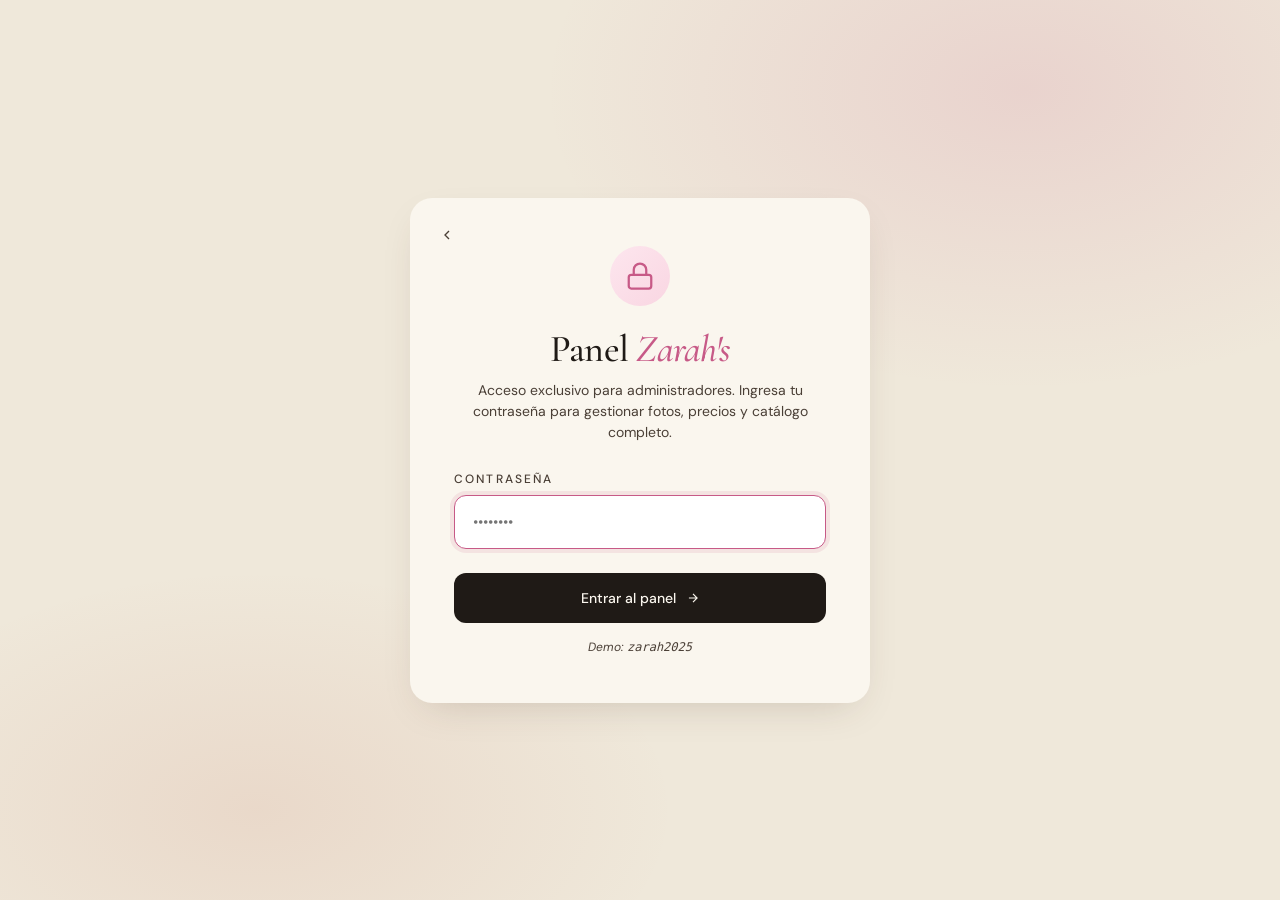
<file: uploads/admin.html>
<!doctype html>
<html lang="es">
<head>
<meta charset="utf-8">
<meta name="viewport" content="width=device-width, initial-scale=1">
<meta name="robots" content="noindex, nofollow">
<title>Panel de Administración · Zarah's</title>
<link rel="preconnect" href="https://fonts.googleapis.com">
<link rel="preconnect" href="https://fonts.gstatic.com" crossorigin>
<link href="https://fonts.googleapis.com/css2?family=Cormorant+Garamond:ital,wght@0,400;0,500;0,600;1,400;1,500&family=DM+Sans:wght@400;500;600;700&display=swap" rel="stylesheet">
<link rel="stylesheet" href="admin.css">
</head>
<body>

<!-- ============ LOGIN ============ -->
<div class="login-shell" id="loginShell" style="display:none">
  <div class="login-card">
    <a class="back" href="Landing.html" title="Volver al sitio">
      <svg width="16" height="16" viewBox="0 0 24 24" fill="none" stroke="currentColor" stroke-width="2"><path d="M15 6l-6 6 6 6"/></svg>
    </a>
    <div class="login-mark">
      <svg width="30" height="30" viewBox="0 0 24 24" fill="none" stroke="currentColor" stroke-width="1.8"><rect x="3" y="11" width="18" height="11" rx="2"/><path d="M7 11V7a5 5 0 0 1 10 0v4"/></svg>
    </div>
    <h1>Panel <em>Zarah's</em></h1>
    <p class="sub">Acceso exclusivo para administradores. Ingresa tu contraseña para gestionar fotos, precios y catálogo completo.</p>

    <label for="loginPass">Contraseña</label>
    <input type="password" id="loginPass" placeholder="••••••••" autocomplete="current-password">
    <div class="err"></div>

    <button class="submit" id="loginSubmit">
      Entrar al panel
      <svg width="14" height="14" viewBox="0 0 24 24" fill="none" stroke="currentColor" stroke-width="2"><path d="M5 12h14m-7-7l7 7-7 7"/></svg>
    </button>

    <div class="hint">Demo: <code>zarah2025</code></div>
  </div>
</div>

<!-- ============ APP ============ -->
<div class="app-shell" id="appShell" style="display:none">
  <!-- Sidebar -->
  <aside class="sidebar">
    <div class="sb-brand">
      <span class="sb-brand-mark">Zh</span>
      Zarah's
    </div>
    <div class="sb-tag">Panel Administrativo</div>

    <nav class="sb-nav">
      <div class="item active">
        <svg width="18" height="18" viewBox="0 0 24 24" fill="none" stroke="currentColor" stroke-width="2"><rect x="3" y="3" width="7" height="7"/><rect x="14" y="3" width="7" height="7"/><rect x="14" y="14" width="7" height="7"/><rect x="3" y="14" width="7" height="7"/></svg>
        <span>Productos</span>
      </div>
      <div class="item">
        <svg width="18" height="18" viewBox="0 0 24 24" fill="none" stroke="currentColor" stroke-width="2"><path d="M3 3v18h18"/><path d="M7 14l4-4 4 4 6-6"/></svg>
        <span>Ventas</span>
      </div>
      <div class="item">
        <svg width="18" height="18" viewBox="0 0 24 24" fill="none" stroke="currentColor" stroke-width="2"><circle cx="12" cy="7" r="4"/><path d="M5 21a7 7 0 0 1 14 0"/></svg>
        <span>Clientes</span>
      </div>
      <div class="item">
        <svg width="18" height="18" viewBox="0 0 24 24" fill="none" stroke="currentColor" stroke-width="2"><circle cx="12" cy="12" r="3"/><path d="M19.4 15a1.65 1.65 0 0 0 .33 1.82l.06.06a2 2 0 1 1-2.83 2.83l-.06-.06a1.65 1.65 0 0 0-1.82-.33 1.65 1.65 0 0 0-1 1.51V21a2 2 0 1 1-4 0v-.09A1.65 1.65 0 0 0 9 19.4a1.65 1.65 0 0 0-1.82.33l-.06.06a2 2 0 1 1-2.83-2.83l.06-.06a1.65 1.65 0 0 0 .33-1.82 1.65 1.65 0 0 0-1.51-1H3a2 2 0 1 1 0-4h.09A1.65 1.65 0 0 0 4.6 9a1.65 1.65 0 0 0-.33-1.82l-.06-.06a2 2 0 1 1 2.83-2.83l.06.06a1.65 1.65 0 0 0 1.82.33H9a1.65 1.65 0 0 0 1-1.51V3a2 2 0 1 1 4 0v.09a1.65 1.65 0 0 0 1 1.51 1.65 1.65 0 0 0 1.82-.33l.06-.06a2 2 0 1 1 2.83 2.83l-.06.06a1.65 1.65 0 0 0-.33 1.82V9a1.65 1.65 0 0 0 1.51 1H21a2 2 0 1 1 0 4h-.09a1.65 1.65 0 0 0-1.51 1z"/></svg>
        <span>Ajustes</span>
      </div>
    </nav>

    <div class="sb-footer">
      <a href="Productos.html" class="sb-store" target="_blank">
        <svg width="14" height="14" viewBox="0 0 24 24" fill="none" stroke="currentColor" stroke-width="2"><path d="M18 13v6a2 2 0 0 1-2 2H5a2 2 0 0 1-2-2V8a2 2 0 0 1 2-2h6"/><polyline points="15 3 21 3 21 9"/><line x1="10" y1="14" x2="21" y2="3"/></svg>
        Ver la tienda
      </a>
      <button class="sb-logout" id="logoutBtn">
        <svg width="14" height="14" viewBox="0 0 24 24" fill="none" stroke="currentColor" stroke-width="2"><path d="M9 21H5a2 2 0 0 1-2-2V5a2 2 0 0 1 2-2h4"/><polyline points="16 17 21 12 16 7"/><line x1="21" y1="12" x2="9" y2="12"/></svg>
        Cerrar sesión
      </button>
    </div>
  </aside>

  <!-- Main -->
  <main class="main">
    <div class="main-head">
      <div>
        <h2>Catálogo de <em>productos</em></h2>
        <p>Gestiona todas las fotos, precios y ofertas de tu tienda. Los cambios se guardan automáticamente.</p>
      </div>
      <button class="btn-new" id="btnNew">
        <svg width="14" height="14" viewBox="0 0 24 24" fill="none" stroke="currentColor" stroke-width="2"><path d="M12 5v14M5 12h14"/></svg>
        Añadir producto
      </button>
    </div>

    <!-- Stats -->
    <div class="stats">
      <div class="stat">
        <div class="ic">
          <svg width="16" height="16" viewBox="0 0 24 24" fill="none" stroke="currentColor" stroke-width="2"><path d="M21 16V8a2 2 0 0 0-1-1.73l-7-4a2 2 0 0 0-2 0l-7 4A2 2 0 0 0 3 8v8a2 2 0 0 0 1 1.73l7 4a2 2 0 0 0 2 0l7-4A2 2 0 0 0 21 16z"/></svg>
        </div>
        <div class="lbl">Total productos</div>
        <div class="val" id="statTotal">0</div>
      </div>
      <div class="stat">
        <div class="ic" style="background:rgba(216,58,122,0.12); color:var(--pink)">
          <svg width="16" height="16" viewBox="0 0 24 24" fill="none" stroke="currentColor" stroke-width="2"><path d="M20.59 13.41l-7.17 7.17a2 2 0 0 1-2.83 0L2 12V2h10l8.59 8.59a2 2 0 0 1 0 2.82z"/><line x1="7" y1="7" x2="7.01" y2="7"/></svg>
        </div>
        <div class="lbl">En oferta</div>
        <div class="val" id="statOferta">0</div>
      </div>
      <div class="stat">
        <div class="ic" style="background:rgba(184,81,58,0.12); color:var(--accent)">
          <svg width="16" height="16" viewBox="0 0 24 24" fill="none" stroke="currentColor" stroke-width="2"><line x1="12" y1="1" x2="12" y2="23"/><path d="M17 5H9.5a3.5 3.5 0 0 0 0 7h5a3.5 3.5 0 0 1 0 7H6"/></svg>
        </div>
        <div class="lbl">Precio promedio</div>
        <div class="val">S/<span id="statAvg">0</span></div>
      </div>
      <div class="stat">
        <div class="ic" style="background:rgba(107,122,90,0.18); color:var(--sage)">
          <svg width="16" height="16" viewBox="0 0 24 24" fill="none" stroke="currentColor" stroke-width="2"><path d="M20.59 13.41l-7.17 7.17a2 2 0 0 1-2.83 0L2 12V2h10l8.59 8.59a2 2 0 0 1 0 2.82z"/></svg>
        </div>
        <div class="lbl">Categorías</div>
        <div class="val" id="statCats">0</div>
      </div>
    </div>

    <!-- Toolbar -->
    <div class="toolbar">
      <div class="search">
        <svg width="16" height="16" viewBox="0 0 24 24" fill="none" stroke="currentColor" stroke-width="2"><circle cx="11" cy="11" r="7"/><path d="M21 21l-4.3-4.3"/></svg>
        <input type="text" id="searchInput" placeholder="Buscar por nombre...">
      </div>
      <select class="tool-select" id="filterSelect"></select>
      <select class="tool-select" id="sortSelect">
        <option value="default">Orden: por defecto</option>
        <option value="name">Nombre A–Z</option>
        <option value="price-asc">Precio: menor</option>
        <option value="price-desc">Precio: mayor</option>
        <option value="oferta">En oferta primero</option>
      </select>
    </div>

    <!-- Table -->
    <div class="table-wrap">
      <div class="table-head">
        <div class="col-img">Foto</div>
        <div class="col-name">Nombre</div>
        <div class="col-cat">Categoría</div>
        <div class="col-price">Precio (S/)</div>
        <div class="col-old">Precio antes</div>
        <div class="col-of">Oferta</div>
        <div></div>
      </div>
      <div id="tableBody"></div>
    </div>
  </main>
</div>

<!-- ============ IMAGE MODAL ============ -->
<div class="modal-overlay" id="imageModal">
  <div class="modal">
    <button class="modal-close" data-close aria-label="Cerrar">
      <svg width="18" height="18" viewBox="0 0 24 24" fill="none" stroke="currentColor" stroke-width="2"><path d="M6 6l12 12M18 6L6 18"/></svg>
    </button>
    <h3>Cambiar <em>imagen</em></h3>
    <p class="sub">Sube una foto desde tu dispositivo o pega la URL de una imagen.</p>

    <div class="tabs">
      <button class="tab-btn active" data-tab="upload">Subir archivo</button>
      <button class="tab-btn" data-tab="url">Desde URL</button>
    </div>

    <div class="tab-panel active" data-panel="upload">
      <div class="upload-zone" id="uploadZone">
        <div class="icon">📷</div>
        <div class="t">Arrastra una imagen o haz clic</div>
        <div class="d">JPG, PNG o WebP · máx. 5MB</div>
        <input type="file" id="fileInput" accept="image/*" hidden>
      </div>
      <div class="upload-preview"></div>
    </div>

    <div class="tab-panel" data-panel="url">
      <label for="urlInput">URL de la imagen</label>
      <input type="url" id="urlInput" placeholder="https://...">
    </div>

    <div class="modal-actions">
      <button class="btn-secondary" data-close>Cancelar</button>
      <button class="btn-primary" id="imageSave">
        Guardar
        <svg width="14" height="14" viewBox="0 0 24 24" fill="none" stroke="currentColor" stroke-width="2"><path d="M5 13l4 4 10-10"/></svg>
      </button>
    </div>
  </div>
</div>

<div class="toast" id="toast"></div>

<script src="products-data.js"></script>
<script src="admin-app.js"></script>
</body>
</html>
</file>
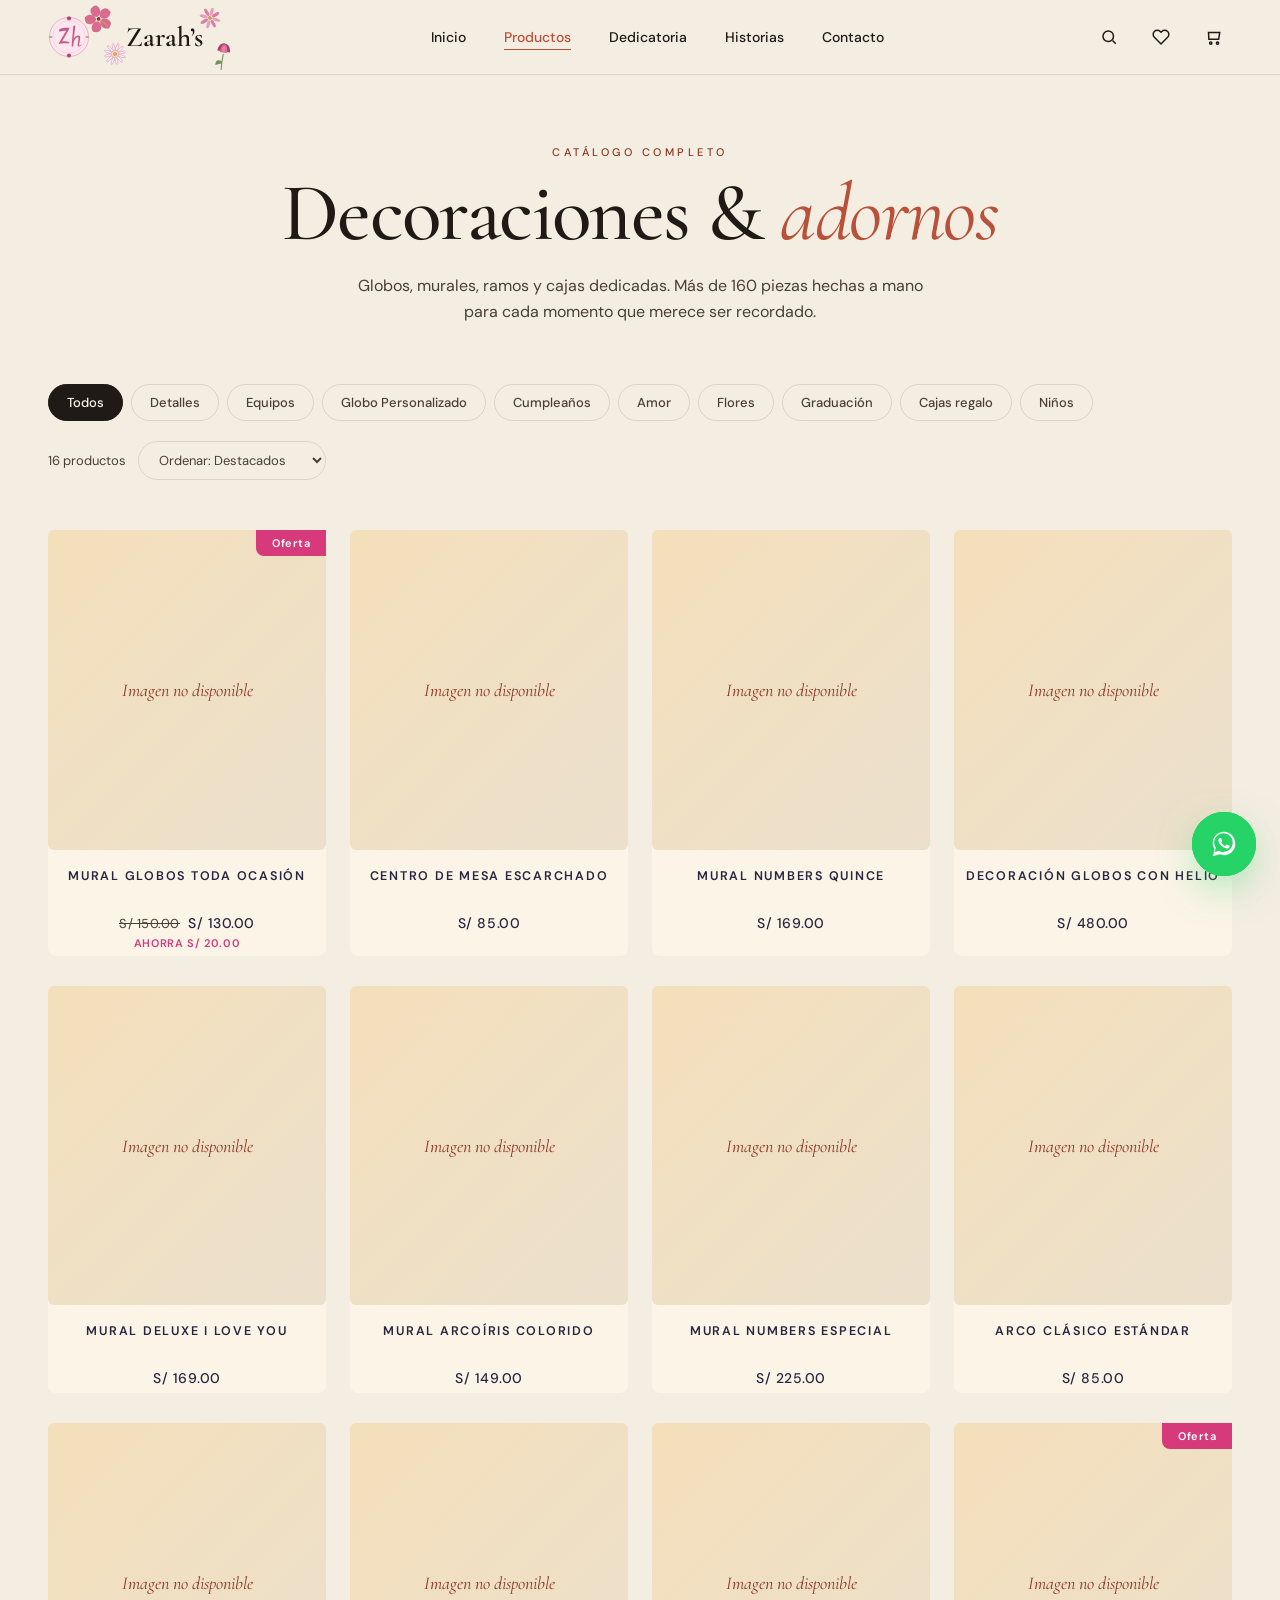
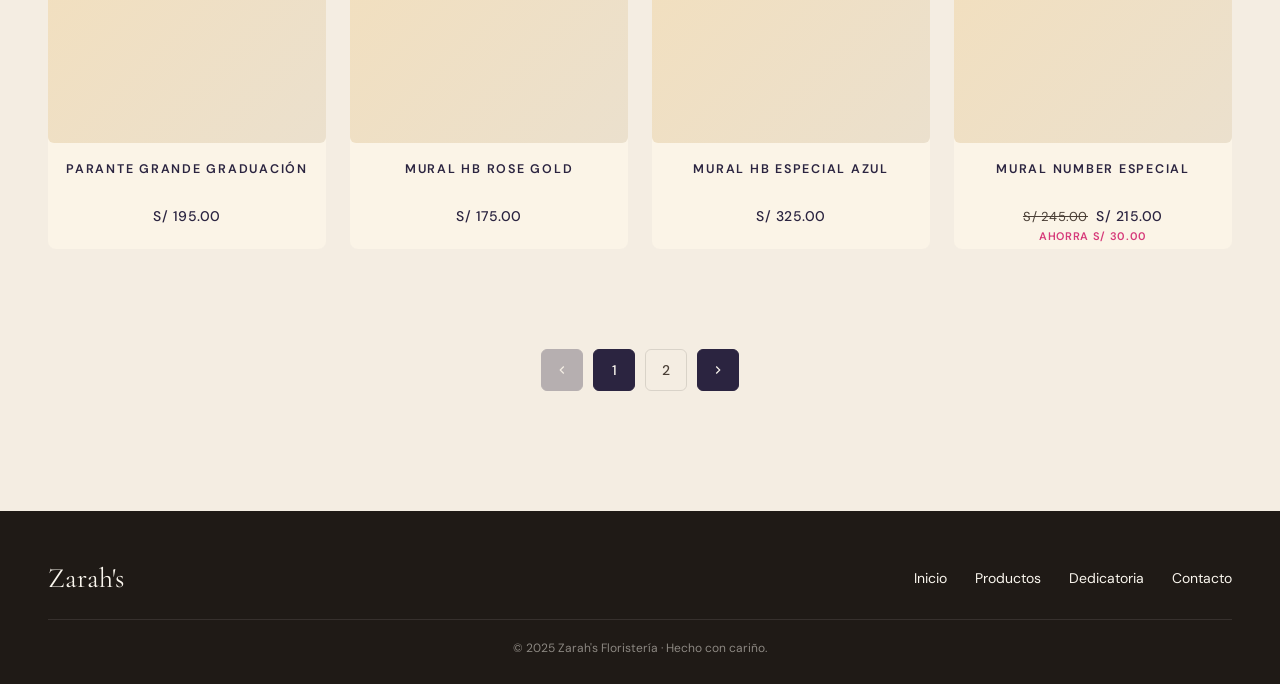
<file: uploads/Productos.html>
<!doctype html>
<html lang="es">
<head>
<meta charset="utf-8">
<meta name="viewport" content="width=device-width, initial-scale=1">
<title>Productos · Zarah's Floristería</title>
<link rel="preconnect" href="https://fonts.googleapis.com">
<link rel="preconnect" href="https://fonts.gstatic.com" crossorigin>
<link href="https://fonts.googleapis.com/css2?family=Cormorant+Garamond:ital,wght@0,400;0,500;0,600;1,400;1,500&family=DM+Sans:wght@400;500;600;700&display=swap" rel="stylesheet">
<link rel="stylesheet" href="productos.css">
<link rel="stylesheet" href="product-modal.css">
<link rel="stylesheet" href="whatsapp.css">
</head>
<body>

<!-- ============ NAV ============ -->
<nav class="nav">
  <a class="nav-logo" href="Landing.html">
    <span class="nav-logo-mark" style="color:#c75a87">
      <svg width="42" height="42" viewBox="0 0 44 44" fill="none">
        <circle cx="22" cy="22" r="20.5" fill="#fde6ee"/>
        <circle cx="22" cy="22" r="20.5" stroke="currentColor" stroke-width="0.7" opacity="0.55"/>
        <circle cx="22" cy="22" r="17" stroke="currentColor" stroke-width="0.4" opacity="0.3"/>
        <g transform="translate(22 2.5)">
          <circle r="2.2" fill="#c75a87"/>
          <path d="M-1.8 -0.3 Q-1 -1.8, 0 -1.5 Q1 -1.8, 1.8 -0.3 Q1.8 0.9, 0.9 1.2 Q0 0.6, -0.9 1.2 Q-1.8 0.9, -1.8 -0.3 Z" fill="#a83e6c"/>
        </g>
        <g transform="translate(22 41.5)">
          <circle r="2.2" fill="#c75a87"/>
          <path d="M-1.8 -0.3 Q-1 -1.8, 0 -1.5 Q1 -1.8, 1.8 -0.3 Q1.8 0.9, 0.9 1.2 Q0 0.6, -0.9 1.2 Q-1.8 0.9, -1.8 -0.3 Z" fill="#a83e6c"/>
        </g>
        <path d="M1 22 Q3 20.5, 5 22 Q3 23.5, 1 22 Z" fill="#7a8f5e"/>
        <path d="M43 22 Q41 20.5, 39 22 Q41 23.5, 43 22 Z" fill="#7a8f5e"/>
        <path d="M11.5 14.5 C 13 13, 16 12.4, 21 12.4 L 22.5 12.4 Q 22.8 13.2, 22 14 L 14.8 26.6 C 17.5 26.4, 20.5 26.6, 22.5 27.6 Q 22.4 28.6, 21.5 28.9 C 18 28.3, 14 28.5, 11.5 29.4 Q 11.2 28.7, 11.7 27.9 L 19 15.4 C 16.5 15.4, 14 15.7, 12.2 16.4 Q 11.4 15.6, 11.5 14.5 Z" fill="currentColor"/>
        <path d="M27.5 10 Q 28.5 10, 28.6 11 L 27 23.5 Q 29 20.5, 31.5 20.5 Q 34.2 20.5, 33.7 23.3 L 32.6 30 Q 32.5 31, 33.2 31 Q 34 31, 34.8 29.8 L 35.3 30.1 Q 34.2 32, 32.5 32 Q 30.8 32, 31 30 L 32 23.6 Q 32.3 22.2, 31.2 22.2 Q 29.5 22.2, 28 24.5 Q 27.3 26, 26.8 28 L 26.4 32 L 24.7 32 L 26.5 10.8 Q 26.6 10, 27.5 10 Z" fill="currentColor"/>
      </svg>
    </span>
    <span class="nav-wordmark">
      <!-- HIBISCUS top-left -->
      <svg class="flor flor-hib" width="34" height="34" viewBox="0 0 30 30" aria-hidden="true">
        <g transform="translate(15 14)">
          <g transform="rotate(0)"><path d="M0 -2 C -4 -3, -5.5 -8, -3 -11 C 0 -12.5, 3 -12.5, 3 -11 C 5.5 -8, 4 -3, 0 -2 Z" fill="#d96b8e"/></g>
          <g transform="rotate(72)"><path d="M0 -2 C -4 -3, -5.5 -8, -3 -11 C 0 -12.5, 3 -12.5, 3 -11 C 5.5 -8, 4 -3, 0 -2 Z" fill="#d96b8e"/></g>
          <g transform="rotate(144)"><path d="M0 -2 C -4 -3, -5.5 -8, -3 -11 C 0 -12.5, 3 -12.5, 3 -11 C 5.5 -8, 4 -3, 0 -2 Z" fill="#d96b8e"/></g>
          <g transform="rotate(216)"><path d="M0 -2 C -4 -3, -5.5 -8, -3 -11 C 0 -12.5, 3 -12.5, 3 -11 C 5.5 -8, 4 -3, 0 -2 Z" fill="#d96b8e"/></g>
          <g transform="rotate(288)"><path d="M0 -2 C -4 -3, -5.5 -8, -3 -11 C 0 -12.5, 3 -12.5, 3 -11 C 5.5 -8, 4 -3, 0 -2 Z" fill="#d96b8e"/></g>
          <path d="M0 0 Q 3 4, 5 8" stroke="#c89b5c" stroke-width="0.8" fill="none" stroke-linecap="round"/>
          <circle cx="5.2" cy="8.2" r="0.7" fill="#c89b5c"/>
          <circle cx="3.5" cy="5.5" r="0.5" fill="#c89b5c"/>
          <circle r="1.6" fill="#8a3724"/>
        </g>
      </svg>

      <!-- COSMOS top-right -->
      <svg class="flor flor-cos" width="22" height="22" viewBox="0 0 22 22" aria-hidden="true">
        <g transform="translate(11 11)">
          <g transform="rotate(0)"><ellipse cx="0" cy="-6.5" rx="1.6" ry="4.2" fill="#e89bbc"/></g>
          <g transform="rotate(45)"><ellipse cx="0" cy="-6.5" rx="1.6" ry="4.2" fill="#d97da3"/></g>
          <g transform="rotate(90)"><ellipse cx="0" cy="-6.5" rx="1.6" ry="4.2" fill="#e89bbc"/></g>
          <g transform="rotate(135)"><ellipse cx="0" cy="-6.5" rx="1.6" ry="4.2" fill="#d97da3"/></g>
          <g transform="rotate(180)"><ellipse cx="0" cy="-6.5" rx="1.6" ry="4.2" fill="#e89bbc"/></g>
          <g transform="rotate(225)"><ellipse cx="0" cy="-6.5" rx="1.6" ry="4.2" fill="#d97da3"/></g>
          <g transform="rotate(270)"><ellipse cx="0" cy="-6.5" rx="1.6" ry="4.2" fill="#e89bbc"/></g>
          <g transform="rotate(315)"><ellipse cx="0" cy="-6.5" rx="1.6" ry="4.2" fill="#d97da3"/></g>
          <circle r="1.9" fill="#c89b5c"/>
        </g>
      </svg>

      <span class="word-text">Zarah&rsquo;s</span>

      <!-- MARGARITA bottom-left -->
      <svg class="flor flor-mar" width="22" height="22" viewBox="0 0 22 22" aria-hidden="true">
        <g transform="translate(11 11)">
          <g transform="rotate(0)"><ellipse cx="0" cy="-7" rx="1.1" ry="4" fill="#fff5fa" stroke="#c75a87" stroke-width="0.35"/></g>
          <g transform="rotate(30)"><ellipse cx="0" cy="-7" rx="1.1" ry="4" fill="#fff5fa" stroke="#c75a87" stroke-width="0.35"/></g>
          <g transform="rotate(60)"><ellipse cx="0" cy="-7" rx="1.1" ry="4" fill="#fff5fa" stroke="#c75a87" stroke-width="0.35"/></g>
          <g transform="rotate(90)"><ellipse cx="0" cy="-7" rx="1.1" ry="4" fill="#fff5fa" stroke="#c75a87" stroke-width="0.35"/></g>
          <g transform="rotate(120)"><ellipse cx="0" cy="-7" rx="1.1" ry="4" fill="#fff5fa" stroke="#c75a87" stroke-width="0.35"/></g>
          <g transform="rotate(150)"><ellipse cx="0" cy="-7" rx="1.1" ry="4" fill="#fff5fa" stroke="#c75a87" stroke-width="0.35"/></g>
          <g transform="rotate(180)"><ellipse cx="0" cy="-7" rx="1.1" ry="4" fill="#fff5fa" stroke="#c75a87" stroke-width="0.35"/></g>
          <g transform="rotate(210)"><ellipse cx="0" cy="-7" rx="1.1" ry="4" fill="#fff5fa" stroke="#c75a87" stroke-width="0.35"/></g>
          <g transform="rotate(240)"><ellipse cx="0" cy="-7" rx="1.1" ry="4" fill="#fff5fa" stroke="#c75a87" stroke-width="0.35"/></g>
          <g transform="rotate(270)"><ellipse cx="0" cy="-7" rx="1.1" ry="4" fill="#fff5fa" stroke="#c75a87" stroke-width="0.35"/></g>
          <g transform="rotate(300)"><ellipse cx="0" cy="-7" rx="1.1" ry="4" fill="#fff5fa" stroke="#c75a87" stroke-width="0.35"/></g>
          <g transform="rotate(330)"><ellipse cx="0" cy="-7" rx="1.1" ry="4" fill="#fff5fa" stroke="#c75a87" stroke-width="0.35"/></g>
          <circle r="2.2" fill="#e8a85c"/>
        </g>
      </svg>

      <!-- TULIPÁN bottom-right -->
      <svg class="flor flor-tul" width="20" height="30" viewBox="0 0 22 32" aria-hidden="true">
        <path d="M11 14 Q 10.5 22, 11 31" stroke="#7a8f5e" stroke-width="1.2" fill="none" stroke-linecap="round"/>
        <path d="M11 22 Q 3 19, 4 27 Q 9 25, 11 24 Z" fill="#7a8f5e"/>
        <path d="M4 11 C 4 7, 6 2, 11 2 C 16 2, 18 7, 18 11 Z" fill="#a83e6c"/>
        <path d="M7 12 C 7 9, 8 3, 11 3 C 14 3, 15 9, 15 12 Z" fill="#d96b8e"/>
        <path d="M9 11 C 9 8, 9.5 5, 11 5 C 12.5 5, 13 8, 13 11 Z" fill="#e89bbc" opacity="0.55"/>
      </svg>
    </span>
  </a>
  <div class="nav-links">
    <a href="Landing.html">Inicio</a>
    <a href="Productos.html" class="active">Productos</a>
    <a href="Landing.html#dedi">Dedicatoria</a>
    <a href="Landing.html#testi">Historias</a>
    <a href="Landing.html#contact">Contacto</a>
  </div>
  <div class="nav-right">
    <button class="nav-icon" aria-label="Buscar">
      <svg width="18" height="18" viewBox="0 0 24 24" fill="none" stroke="currentColor" stroke-width="2"><circle cx="11" cy="11" r="7"/><path d="M21 21l-4.3-4.3"/></svg>
    </button>
    <button class="nav-icon" aria-label="Favoritos">
      <svg width="18" height="18" viewBox="0 0 24 24" fill="none" stroke="currentColor" stroke-width="2"><path d="M20.84 4.61a5.5 5.5 0 0 0-7.78 0L12 5.67l-1.06-1.06a5.5 5.5 0 0 0-7.78 7.78L12 21.23l8.84-8.84a5.5 5.5 0 0 0 0-7.78z"/></svg>
    </button>
    <button class="nav-icon" aria-label="Carrito">
      <svg width="18" height="18" viewBox="0 0 24 24" fill="none" stroke="currentColor" stroke-width="2"><path d="M6 6h15l-1.5 9h-13z"/><circle cx="9" cy="20" r="1.5"/><circle cx="18" cy="20" r="1.5"/></svg>
    </button>
  </div>
</nav>

<!-- ============ HEADER ============ -->
<header class="page-head">
  <div class="eyebrow">Catálogo completo</div>
  <h1>Decoraciones &amp; <em>adornos</em></h1>
  <p>Globos, murales, ramos y cajas dedicadas. Más de 160 piezas hechas a mano para cada momento que merece ser recordado.</p>
</header>

<!-- ============ FILTERS ============ -->
<div class="filters">
  <div class="filter-chips" id="chips"></div>
  <div class="filter-right">
    <span class="result-count" id="resultCount">— productos</span>
    <select class="sort-select" id="sortSelect">
      <option value="default">Ordenar: Destacados</option>
      <option value="price-asc">Precio: menor a mayor</option>
      <option value="price-desc">Precio: mayor a menor</option>
      <option value="name">Nombre A–Z</option>
    </select>
  </div>
</div>

<!-- ============ GRID ============ -->
<main class="catalog" id="catalog"></main>

<!-- ============ PAGINATION ============ -->
<div class="pagination" id="pagination"></div>

<!-- ============ FOOTER ============ -->
<footer>
  <div class="foot-row">
    <div class="foot-logo">Zarah's</div>
    <div class="foot-links">
      <a href="Landing.html">Inicio</a>
      <a href="Productos.html">Productos</a>
      <a href="Landing.html#dedi">Dedicatoria</a>
      <a href="Landing.html#contact">Contacto</a>
    </div>
  </div>
  <div class="foot-copy">© 2025 Zarah's Floristería · Hecho con cariño.</div>
</footer>

<!-- ============ PRODUCT MODAL ============ -->
<div class="pm-overlay" id="productModal">
  <div class="pm">
    <button class="pm-close" data-close aria-label="Cerrar">
      <svg width="20" height="20" viewBox="0 0 24 24" fill="none" stroke="currentColor" stroke-width="2"><path d="M6 6l12 12M18 6L6 18"/></svg>
    </button>
    <div class="pm-img" id="pm-img">
      <span class="pm-badge" id="pm-badge"></span>
    </div>
    <div class="pm-body">
      <div class="pm-cats" id="pm-cats"></div>
      <h3 class="pm-name" id="pm-name"></h3>
      <div class="pm-price" id="pm-price"></div>
      <div class="pm-save-row" id="pm-save"></div>

      <!-- Personalización (solo si la categoría "Globo Personalizado" está activa) -->
      <div class="pm-field" id="pm-name-field" style="display:none">
        <label for="pm-custom-name">
          <span class="pm-field-title">Personalízalo con el nombre de quien lo recibirá</span>
          <span class="pm-field-opt">(opcional)</span>
        </label>
        <input type="text" id="pm-custom-name" placeholder="Ej. María, Andrés..." maxlength="40">
        <div class="pm-counter" id="pm-name-counter">0 / 25</div>
      </div>

      <!-- Tarjeta dedicatoria (siempre disponible) -->
      <div class="pm-field" id="pm-dedi-field">
        <label for="pm-dedi">
          <span class="pm-field-title">Tarjeta de dedicatoria</span>
          <span class="pm-field-opt">(opcional · hasta 100 palabras)</span>
        </label>
        <textarea id="pm-dedi" placeholder="Escribe aquí el mensaje que acompañará al regalo..." rows="4"></textarea>
        <div class="pm-counter" id="pm-dedi-counter">0 / 100 palabras</div>
      </div>

      <div class="pm-actions">
        <button class="pm-btn pm-btn-cart" id="pm-add">
          <svg width="18" height="18" viewBox="0 0 24 24" fill="none" stroke="currentColor" stroke-width="2"><path d="M6 6h15l-1.5 9h-13z"/><circle cx="9" cy="20" r="1.5"/><circle cx="18" cy="20" r="1.5"/></svg>
          Añadir al carrito
        </button>
        <a class="pm-btn pm-btn-reserve" id="pm-reserve" target="_blank" rel="noopener">
          <svg width="18" height="18" viewBox="0 0 24 24" fill="currentColor"><path d="M.057 24l1.687-6.163a11.867 11.867 0 0 1-1.587-5.946C.16 5.335 5.495 0 12.05 0a11.817 11.817 0 0 1 8.413 3.488 11.824 11.824 0 0 1 3.48 8.414c-.003 6.557-5.338 11.892-11.893 11.892a11.9 11.9 0 0 1-5.688-1.448L.057 24z"/></svg>
          Reservar ya
        </a>
      </div>

      <p class="pm-note">
        Al reservar te conectamos por WhatsApp con una de nuestras floristas para confirmar disponibilidad, dedicatoria y entrega.
      </p>
      <div class="pm-warning" id="pm-warning"></div>
    </div>
  </div>
</div>

<!-- Toast -->
<div class="toast" id="toast"></div>

<!-- ============ WHATSAPP FLOAT ============ -->
<a href="https://wa.me/51954304366?text=Hola%20Zarah's%2C%20quisiera%20hacer%20una%20consulta" target="_blank" rel="noopener" class="wa-float" aria-label="Consultas por WhatsApp">
  <span class="wa-bubble">
    <span class="wa-title">Consultas aquí</span>
    <span class="wa-num">+51 954 304 366</span>
  </span>
  <span class="wa-icon">
    <svg width="30" height="30" viewBox="0 0 32 32" fill="currentColor">
      <path d="M16.003 3C9.374 3 3.995 8.379 3.995 15.008c0 2.358.687 4.65 1.99 6.626L4 29l7.55-1.96a12.06 12.06 0 0 0 4.453.84h.005c6.628 0 12.007-5.379 12.007-12.008C28.015 8.379 22.636 3 16.003 3zm0 21.882h-.004a9.882 9.882 0 0 1-5.04-1.382l-.36-.214-4.48 1.164 1.196-4.366-.234-.376a9.84 9.84 0 0 1-1.508-5.252c0-5.45 4.44-9.882 9.892-9.882 2.642 0 5.124 1.03 6.992 2.9a9.808 9.808 0 0 1 2.892 6.99c-.002 5.45-4.44 9.882-9.346 9.882zm5.42-7.396c-.296-.148-1.756-.866-2.028-.964-.272-.1-.47-.148-.668.148-.198.296-.766.964-.94 1.162-.174.198-.346.222-.642.074-.296-.148-1.252-.462-2.386-1.474-.882-.786-1.476-1.756-1.65-2.052-.174-.296-.018-.456.13-.604.134-.132.296-.346.444-.52.148-.174.198-.296.296-.494.1-.198.05-.372-.024-.52-.074-.148-.668-1.612-.916-2.206-.24-.578-.486-.5-.668-.51l-.57-.01a1.09 1.09 0 0 0-.792.372c-.272.296-1.04 1.016-1.04 2.478 0 1.462 1.066 2.874 1.214 3.072.148.198 2.096 3.2 5.078 4.488.71.306 1.264.488 1.696.626.712.226 1.36.194 1.872.118.572-.086 1.756-.718 2.004-1.412.248-.694.248-1.288.174-1.412-.074-.124-.272-.198-.568-.346z"/>
    </svg>
  </span>
</a>

<script src="products-data.js"></script>
<script src="products-app.js"></script>
</body>
</html>
</file>
<file: uploads/admin.css>
/* ============ Admin Dashboard ============ */
:root {
  --bg: #f4ede2;
  --bg-warm: #ebe0cd;
  --card: #fbf4e7;
  --ink: #1f1a16;
  --ink-soft: #4a3f36;
  --navy: #2b2440;
  --accent: #b8513a;
  --accent-deep: #8a3724;
  --gold: #c89b5c;
  --sage: #6b7a5a;
  --cream: #faf6ee;
  --pink: #d63a7a;
  --rose: #c75a87;
  --line: rgba(31, 26, 22, 0.10);
  --shadow: 0 14px 40px -18px rgba(74, 50, 36, 0.25);
  --serif: "Cormorant Garamond", "Times New Roman", serif;
  --sans: "DM Sans", system-ui, sans-serif;
}

* { box-sizing: border-box; margin: 0; padding: 0; }
html, body {
  background: #efe8da;
  color: var(--ink);
  font-family: var(--sans);
  -webkit-font-smoothing: antialiased;
  min-height: 100vh;
}
img { display: block; max-width: 100%; }
button { font-family: inherit; cursor: pointer; border: none; background: none; color: inherit; }
a { color: inherit; text-decoration: none; }
input, select { font-family: inherit; }

/* ============ Login screen ============ */
.login-shell {
  min-height: 100vh;
  display: grid;
  place-items: center;
  background:
    radial-gradient(800px 500px at 80% 10%, rgba(199, 90, 135, 0.15), transparent 60%),
    radial-gradient(700px 400px at 20% 90%, rgba(184, 81, 58, 0.10), transparent 60%);
  padding: 24px;
}
.login-card {
  width: 100%; max-width: 460px;
  background: var(--cream);
  border-radius: 22px;
  padding: 48px 44px;
  box-shadow: var(--shadow);
  position: relative;
}
.login-mark {
  width: 60px; height: 60px;
  border-radius: 50%;
  background: linear-gradient(135deg, #fde6ee 0%, #f9d6e2 100%);
  display: grid; place-items: center;
  color: var(--rose);
  margin: 0 auto 24px;
}
.login-card h1 {
  font-family: var(--serif);
  font-size: 38px;
  font-weight: 500;
  letter-spacing: -0.02em;
  line-height: 1;
  text-align: center;
}
.login-card h1 em { font-style: italic; color: var(--rose); }
.login-card .sub {
  margin-top: 12px;
  text-align: center;
  color: var(--ink-soft);
  font-size: 14px; line-height: 1.5;
}
.login-card label {
  display: block;
  margin-top: 28px;
  font-size: 12px;
  text-transform: uppercase;
  letter-spacing: 0.18em;
  color: var(--ink-soft);
  margin-bottom: 8px;
  font-weight: 500;
}
.login-card input {
  width: 100%;
  padding: 16px 18px;
  border: 1px solid var(--line);
  border-radius: 12px;
  font-size: 15px;
  background: white;
  outline: none;
  transition: border-color .2s, box-shadow .2s;
}
.login-card input:focus {
  border-color: var(--rose);
  box-shadow: 0 0 0 4px rgba(199, 90, 135, 0.12);
}
.login-card .err {
  margin-top: 10px;
  font-size: 13px;
  color: var(--accent-deep);
  display: none;
}
.login-card .err.show { display: block; }
.login-card .submit {
  width: 100%;
  margin-top: 24px;
  background: var(--ink);
  color: var(--cream);
  padding: 16px;
  border-radius: 12px;
  font-size: 14px;
  font-weight: 500;
  display: inline-flex; align-items: center; justify-content: center; gap: 10px;
  transition: background .2s;
}
.login-card .submit:hover { background: var(--rose); }
.login-card .hint {
  margin-top: 16px;
  font-size: 12px;
  color: var(--ink-soft);
  text-align: center;
  font-style: italic;
}
.login-card .back {
  position: absolute; top: 18px; left: 18px;
  width: 38px; height: 38px;
  border-radius: 50%;
  display: grid; place-items: center;
  color: var(--ink-soft);
  transition: background .2s;
}
.login-card .back:hover { background: rgba(31,26,22,0.06); }

/* ============ App shell ============ */
.app-shell {
  display: grid;
  grid-template-columns: 240px 1fr;
  min-height: 100vh;
}
.sidebar {
  background: var(--ink);
  color: var(--cream);
  padding: 28px 22px;
  display: flex; flex-direction: column;
  position: sticky; top: 0; height: 100vh;
}
.sb-brand {
  font-family: var(--serif);
  font-size: 26px;
  font-weight: 500;
  display: flex; align-items: center; gap: 10px;
  margin-bottom: 6px;
}
.sb-brand-mark {
  width: 32px; height: 32px;
  border-radius: 50%;
  background: rgba(199, 90, 135, 0.18);
  color: var(--rose);
  display: grid; place-items: center;
  font-family: var(--serif);
  font-size: 14px; font-weight: 600;
}
.sb-tag {
  font-size: 11px;
  text-transform: uppercase;
  letter-spacing: 0.2em;
  color: rgba(250,246,238,0.5);
  margin-bottom: 32px;
}
.sb-nav { display: flex; flex-direction: column; gap: 4px; }
.sb-nav .item {
  display: flex; align-items: center; gap: 12px;
  padding: 11px 14px;
  border-radius: 10px;
  font-size: 14px;
  font-weight: 500;
  color: rgba(250,246,238,0.7);
  transition: background .2s, color .2s;
  cursor: pointer;
}
.sb-nav .item:hover { background: rgba(255,255,255,0.06); color: var(--cream); }
.sb-nav .item.active { background: rgba(199, 90, 135, 0.15); color: var(--cream); }
.sb-nav .item svg { opacity: 0.7; }
.sb-nav .item.active svg { opacity: 1; color: var(--rose); }

.sb-footer { margin-top: auto; padding-top: 20px; }
.sb-store {
  display: inline-flex; align-items: center; gap: 8px;
  font-size: 12px;
  color: rgba(250,246,238,0.6);
  padding: 10px 12px;
  border-radius: 10px;
  border: 1px solid rgba(255,255,255,0.12);
  transition: background .2s;
}
.sb-store:hover { background: rgba(255,255,255,0.06); color: var(--cream); }
.sb-logout {
  margin-top: 10px;
  display: inline-flex; align-items: center; gap: 8px;
  font-size: 12px;
  color: rgba(250,246,238,0.5);
  padding: 10px 12px;
  border-radius: 10px;
}
.sb-logout:hover { color: var(--cream); }

/* Main */
.main { padding: 32px 40px 60px; }
.main-head {
  display: flex; align-items: flex-end; justify-content: space-between;
  margin-bottom: 28px;
  flex-wrap: wrap; gap: 16px;
}
.main-head h2 {
  font-family: var(--serif);
  font-size: 42px;
  font-weight: 500;
  line-height: 1;
  letter-spacing: -0.02em;
}
.main-head h2 em { font-style: italic; color: var(--rose); }
.main-head p {
  margin-top: 6px;
  color: var(--ink-soft);
  font-size: 14px;
}
.main-head .btn-new {
  background: var(--ink);
  color: var(--cream);
  padding: 12px 22px;
  border-radius: 999px;
  font-size: 13px;
  font-weight: 500;
  display: inline-flex; align-items: center; gap: 8px;
  transition: background .2s, transform .2s;
}
.main-head .btn-new:hover { background: var(--rose); transform: translateY(-1px); }

/* Stats */
.stats {
  display: grid;
  grid-template-columns: repeat(4, 1fr);
  gap: 16px;
  margin-bottom: 28px;
}
.stat {
  background: white;
  border-radius: 14px;
  padding: 20px 22px;
  border: 1px solid var(--line);
}
.stat .lbl {
  font-size: 11px;
  text-transform: uppercase;
  letter-spacing: 0.16em;
  color: var(--ink-soft);
  font-weight: 500;
}
.stat .val {
  margin-top: 6px;
  font-family: var(--serif);
  font-size: 36px;
  font-weight: 500;
  line-height: 1;
}
.stat .val .unit { font-size: 16px; color: var(--ink-soft); margin-left: 4px; }
.stat .ic {
  float: right;
  width: 36px; height: 36px;
  border-radius: 10px;
  display: grid; place-items: center;
  background: rgba(199, 90, 135, 0.12);
  color: var(--rose);
}

/* Toolbar */
.toolbar {
  background: white;
  border-radius: 14px;
  padding: 14px 18px;
  border: 1px solid var(--line);
  margin-bottom: 16px;
  display: flex; gap: 12px;
  align-items: center;
  flex-wrap: wrap;
}
.search {
  flex: 1; min-width: 200px;
  display: flex; align-items: center; gap: 10px;
  padding: 8px 14px;
  background: #f4ede2;
  border-radius: 10px;
}
.search input {
  flex: 1;
  background: none; border: none; outline: none;
  font-size: 14px;
  color: var(--ink);
}
.search svg { color: var(--ink-soft); flex-shrink: 0; }
.tool-select {
  padding: 9px 14px;
  border-radius: 10px;
  border: 1px solid var(--line);
  background: white;
  font-size: 13px;
  color: var(--ink);
  cursor: pointer;
}

/* Table */
.table-wrap {
  background: white;
  border-radius: 14px;
  border: 1px solid var(--line);
  overflow: hidden;
}
.table-head {
  display: grid;
  grid-template-columns: 80px 1.6fr 1fr 110px 110px 110px 60px;
  gap: 18px;
  padding: 14px 22px;
  background: #f9f4eb;
  font-size: 11px;
  text-transform: uppercase;
  letter-spacing: 0.16em;
  color: var(--ink-soft);
  font-weight: 600;
  border-bottom: 1px solid var(--line);
}
.row {
  display: grid;
  grid-template-columns: 80px 1.6fr 1fr 110px 110px 110px 60px;
  gap: 18px;
  padding: 14px 22px;
  align-items: center;
  border-bottom: 1px solid var(--line);
  transition: background .15s;
}
.row:last-child { border-bottom: none; }
.row:hover { background: rgba(199, 90, 135, 0.03); }
.row .thumb {
  width: 60px; height: 60px;
  border-radius: 10px;
  background: #f4ede2;
  background-size: cover;
  background-position: center;
  cursor: pointer;
  position: relative;
  border: 1px solid var(--line);
  transition: transform .2s, box-shadow .2s;
}
.row .thumb:hover { transform: scale(1.05); box-shadow: var(--shadow); }
.row .thumb::after {
  content: "📷";
  position: absolute; inset: 0;
  display: grid; place-items: center;
  font-size: 18px;
  background: rgba(31,26,22,0.55);
  border-radius: 10px;
  opacity: 0;
  transition: opacity .2s;
}
.row .thumb:hover::after { opacity: 1; }
.row .thumb.empty {
  background: #f4ede2;
  display: grid; place-items: center;
  color: var(--ink-soft);
  font-size: 11px;
}
.row .name-input,
.row .price-input,
.row .old-input {
  background: transparent;
  border: 1px solid transparent;
  padding: 8px 10px;
  border-radius: 8px;
  font-size: 14px;
  color: var(--ink);
  width: 100%;
  font-family: inherit;
  transition: border-color .2s, background .2s;
}
.row .name-input:hover, .row .price-input:hover, .row .old-input:hover {
  border-color: var(--line);
}
.row .name-input:focus, .row .price-input:focus, .row .old-input:focus {
  border-color: var(--rose);
  background: white;
  outline: none;
  box-shadow: 0 0 0 3px rgba(199, 90, 135, 0.08);
}
.row .name-input { font-weight: 500; }
.row .price-input, .row .old-input { font-family: var(--serif); font-size: 17px; }
.row .cat-select {
  background: white;
  border: 1px solid var(--line);
  padding: 8px 10px;
  border-radius: 8px;
  font-size: 13px;
  width: 100%;
  cursor: pointer;
}
.row .cat-select:focus { outline: none; border-color: var(--rose); }

/* Multi-category picker (chips) */
.row .cat-picker {
  display: flex;
  flex-wrap: wrap;
  gap: 4px;
  align-items: center;
  width: 100%;
  min-height: 36px;
  padding: 6px 8px;
  background: white;
  border: 1px solid var(--line);
  border-radius: 8px;
  cursor: pointer;
  text-align: left;
  transition: border-color .2s, background .2s;
  position: relative;
}
.row .cat-picker:hover { border-color: var(--rose); background: rgba(199, 90, 135, 0.03); }
.cat-chip {
  display: inline-block;
  font-size: 11px;
  font-weight: 500;
  padding: 3px 8px;
  border-radius: 999px;
  background: rgba(199, 90, 135, 0.12);
  color: var(--rose);
  line-height: 1.3;
  white-space: nowrap;
}
.cat-empty {
  font-size: 12px;
  color: var(--ink-soft);
  font-style: italic;
}
.cat-edit {
  margin-left: auto;
  font-size: 11px;
  color: var(--ink-soft);
  opacity: 0;
  transition: opacity .2s;
}
.row .cat-picker:hover .cat-edit { opacity: 1; }

/* Categories popover */
.cats-pop {
  position: absolute;
  z-index: 90;
  background: white;
  border-radius: 12px;
  box-shadow: 0 20px 50px -10px rgba(31,26,22,0.25), 0 0 0 1px var(--line);
  width: 240px;
  padding: 8px;
  animation: pop-in .18s ease;
}
@keyframes pop-in {
  from { opacity: 0; transform: translateY(-4px); }
}
.cats-pop-head {
  font-size: 11px;
  text-transform: uppercase;
  letter-spacing: 0.16em;
  color: var(--ink-soft);
  font-weight: 600;
  padding: 8px 10px 6px;
}
.cats-pop-list {
  display: flex;
  flex-direction: column;
  gap: 2px;
  max-height: 280px;
  overflow-y: auto;
}
.cats-pop-item {
  display: flex; align-items: center; gap: 10px;
  padding: 9px 10px;
  border-radius: 8px;
  font-size: 13px;
  color: var(--ink);
  cursor: pointer;
  transition: background .15s;
  font-weight: 500;
}
.cats-pop-item:hover { background: rgba(31, 26, 22, 0.04); }
.cats-pop-item .check {
  width: 18px; height: 18px;
  border-radius: 5px;
  border: 1.5px solid var(--line);
  display: grid; place-items: center;
  font-size: 12px;
  font-weight: 700;
  color: white;
  flex-shrink: 0;
  transition: background .15s, border-color .15s;
}
.cats-pop-item.on .check {
  background: var(--rose);
  border-color: var(--rose);
}
.cats-pop-item.on { color: var(--rose); }
.cats-pop-foot {
  padding: 6px 4px 2px;
  margin-top: 4px;
  border-top: 1px solid var(--line);
}
.cats-pop-done {
  width: 100%;
  background: var(--ink);
  color: var(--cream);
  padding: 10px;
  border-radius: 8px;
  font-size: 13px;
  font-weight: 500;
  cursor: pointer;
  margin-top: 6px;
}
.cats-pop-done:hover { background: var(--rose); }
.row .toggle {
  width: 44px; height: 24px;
  background: var(--line);
  border-radius: 999px;
  position: relative;
  cursor: pointer;
  transition: background .2s;
}
.row .toggle::after {
  content: "";
  position: absolute; top: 3px; left: 3px;
  width: 18px; height: 18px;
  border-radius: 50%;
  background: white;
  transition: transform .25s;
  box-shadow: 0 1px 3px rgba(0,0,0,0.2);
}
.row .toggle.on { background: var(--pink); }
.row .toggle.on::after { transform: translateX(20px); }
.row .delete-btn {
  width: 36px; height: 36px;
  border-radius: 50%;
  display: grid; place-items: center;
  color: var(--ink-soft);
  transition: background .2s, color .2s;
}
.row .delete-btn:hover { background: rgba(216, 58, 122, 0.12); color: var(--pink); }

.empty-state {
  padding: 60px 30px;
  text-align: center;
  color: var(--ink-soft);
}
.empty-state .ic { font-size: 36px; margin-bottom: 12px; opacity: 0.6; }
.empty-state .t { font-size: 16px; font-weight: 500; color: var(--ink); }
.empty-state .d { margin-top: 4px; font-size: 13px; }

/* Image modal (reused) */
.modal-overlay {
  position: fixed; inset: 0;
  background: rgba(31, 26, 22, 0.55);
  backdrop-filter: blur(6px);
  z-index: 100;
  display: none;
  align-items: center; justify-content: center;
  padding: 20px;
}
.modal-overlay.open { display: flex; }
.modal {
  background: var(--cream);
  border-radius: 18px;
  width: 100%; max-width: 480px;
  padding: 36px;
  position: relative;
}
.modal-close {
  position: absolute; top: 14px; right: 14px;
  width: 36px; height: 36px;
  border-radius: 50%;
  display: grid; place-items: center;
  color: var(--ink-soft);
  transition: background .2s;
}
.modal-close:hover { background: rgba(31,26,22,0.08); }
.modal h3 {
  font-family: var(--serif);
  font-size: 28px;
  font-weight: 500;
  line-height: 1;
}
.modal h3 em { font-style: italic; color: var(--rose); }
.modal .sub {
  margin-top: 8px;
  font-size: 13px; color: var(--ink-soft);
  line-height: 1.5;
}
.tabs {
  display: flex; gap: 4px;
  margin-top: 18px;
  background: rgba(31,26,22,0.06);
  border-radius: 999px;
  padding: 4px;
}
.tab-btn {
  flex: 1;
  padding: 8px;
  border-radius: 999px;
  font-size: 12px; font-weight: 500;
  color: var(--ink-soft);
}
.tab-btn.active { background: var(--cream); color: var(--ink); }
.tab-panel { display: none; }
.tab-panel.active { display: block; }
.upload-zone {
  margin-top: 14px;
  border: 2px dashed var(--line);
  border-radius: 12px;
  padding: 30px 20px;
  text-align: center;
  cursor: pointer;
}
.upload-zone:hover, .upload-zone.drag {
  border-color: var(--rose);
  background: rgba(199, 90, 135, 0.05);
}
.upload-zone .icon { font-size: 32px; }
.upload-zone .t { font-size: 14px; margin-top: 8px; font-weight: 500; }
.upload-zone .d { font-size: 12px; color: var(--ink-soft); margin-top: 4px; }
.upload-preview {
  margin-top: 14px;
  width: 100%; aspect-ratio: 1/1;
  border-radius: 10px;
  background-size: cover;
  background-position: center;
  display: none;
}
.upload-preview.show { display: block; }
.modal label {
  display: block;
  margin-top: 18px;
  font-size: 12px;
  text-transform: uppercase;
  letter-spacing: 0.16em;
  color: var(--ink-soft);
  margin-bottom: 8px;
  font-weight: 500;
}
.modal input[type="url"], .modal input[type="text"] {
  width: 100%;
  padding: 12px 14px;
  border: 1px solid var(--line);
  border-radius: 10px;
  font-size: 14px;
  background: white;
  outline: none;
}
.modal input:focus { border-color: var(--rose); }
.modal-actions {
  margin-top: 24px;
  display: flex; gap: 10px;
}
.modal .btn-primary {
  background: var(--rose);
  color: var(--cream);
  padding: 13px 22px;
  border-radius: 999px;
  font-size: 14px; font-weight: 500;
  flex: 1;
  display: inline-flex; align-items: center; justify-content: center; gap: 8px;
}
.modal .btn-primary:hover { background: #a83e6c; }
.modal .btn-secondary {
  padding: 13px 22px;
  border-radius: 999px;
  font-size: 14px; font-weight: 500;
  border: 1px solid var(--line);
  color: var(--ink-soft);
}

/* Toast */
.toast {
  position: fixed; bottom: 24px; right: 24px;
  background: var(--ink); color: var(--cream);
  padding: 12px 20px;
  border-radius: 10px;
  font-size: 13px; font-weight: 500;
  z-index: 200;
  opacity: 0;
  transform: translateY(10px);
  transition: opacity .25s, transform .25s;
  pointer-events: none;
  display: inline-flex; align-items: center; gap: 8px;
}
.toast.show { opacity: 1; transform: translateY(0); }
.toast.success { background: #2d5d3d; }

/* Responsive */
@media (max-width: 980px) {
  .app-shell { grid-template-columns: 1fr; }
  .sidebar { position: static; height: auto; flex-direction: row; align-items: center; padding: 14px 20px; flex-wrap: wrap; }
  .sb-tag, .sb-footer { display: none; }
  .sb-brand { margin-bottom: 0; }
  .sb-nav { flex-direction: row; flex: 1; justify-content: flex-end; gap: 8px; }
  .sb-nav .item span { display: none; }
  .stats { grid-template-columns: repeat(2, 1fr); }
  .main { padding: 24px; }
}
@media (max-width: 700px) {
  .table-head, .row { grid-template-columns: 60px 1.4fr 100px 60px; gap: 10px; padding: 12px 14px; }
  .table-head .col-cat, .row .cat-select, .row .cat-picker,
  .table-head .col-old, .row .old-input,
  .table-head .col-of, .row .toggle { display: none; }
}
</file>
<file: uploads/productos.css>
/* ============ Productos page ============ */
:root {
  --bg: #f4ede2;
  --bg-warm: #ebe0cd;
  --card: #fbf4e7;
  --ink: #1f1a16;
  --ink-soft: #4a3f36;
  --navy: #2b2440;
  --accent: #b8513a;
  --accent-deep: #8a3724;
  --gold: #c89b5c;
  --sage: #6b7a5a;
  --cream: #faf6ee;
  --pink: #d63a7a;
  --line: rgba(31, 26, 22, 0.12);
  --serif: "Cormorant Garamond", "Times New Roman", serif;
  --sans: "DM Sans", system-ui, sans-serif;
}

* { box-sizing: border-box; margin: 0; padding: 0; }
html, body {
  background: var(--bg);
  color: var(--ink);
  font-family: var(--sans);
  -webkit-font-smoothing: antialiased;
}
img { display: block; max-width: 100%; }
button { font-family: inherit; cursor: pointer; border: none; background: none; color: inherit; }
a { color: inherit; text-decoration: none; }

/* Nav (same look as landing) */
.nav {
  position: sticky; top: 0; z-index: 60;
  background: rgba(244, 237, 226, 0.92);
  backdrop-filter: blur(14px);
  border-bottom: 1px solid var(--line);
  display: flex; align-items: center; justify-content: space-between;
  padding: 16px 48px;
}
.nav-logo {
  font-family: var(--serif);
  font-size: 28px;
  font-weight: 600;
  display: flex; align-items: center; gap: 10px;
}
.nav-wordmark {
  position: relative;
  display: inline-flex;
  align-items: center;
  padding: 6px 22px 6px 26px;
}
.flor {
  position: absolute;
  pointer-events: none;
  z-index: 1;
}
.flor-hib { top: -14px; left: -18px; transform: rotate(-22deg); }
.flor-cos { top: -10px; right: 4px; transform: rotate(15deg); }
.flor-mar { bottom: -8px; left: 4px; transform: rotate(-12deg); }
.flor-tul { bottom: -14px; right: -8px; transform: rotate(8deg); }
.word-text {
  display: inline-block;
  line-height: 1;
  position: relative;
  z-index: 2;
}
@media (max-width: 700px) {
  .flor-cos, .flor-mar { display: none; }
  .flor-hib { width: 26px; height: 26px; top: -10px; left: -12px; }
  .flor-tul { width: 16px; height: 22px; bottom: -10px; right: -6px; }
}
.nav-logo-mark { color: var(--accent); display: grid; place-items: center; }
.nav-links {
  display: flex; gap: 38px;
  font-size: 14px; font-weight: 500;
}
.nav-links a { position: relative; padding: 4px 0; }
.nav-links a.active { color: var(--accent); }
.nav-links a::after {
  content: ""; position: absolute; left: 0; bottom: 0;
  width: 0; height: 1px; background: var(--accent);
  transition: width .3s ease;
}
.nav-links a.active::after, .nav-links a:hover::after { width: 100%; }
.nav-right { display: flex; align-items: center; gap: 14px; }
.nav-icon {
  width: 38px; height: 38px; border-radius: 50%;
  background: transparent;
  display: grid; place-items: center;
  transition: background .2s;
  position: relative;
}
.nav-icon:hover { background: rgba(31,26,22,0.06); }
.nav-icon .badge {
  position: absolute; top: 2px; right: 2px;
  min-width: 16px; height: 16px; border-radius: 999px;
  background: var(--accent); color: var(--cream);
  font-size: 9px; font-weight: 700;
  display: grid; place-items: center;
  padding: 0 4px;
}
.nav-cta {
  background: var(--ink); color: var(--cream);
  padding: 10px 18px; border-radius: 999px;
  font-size: 13px; font-weight: 500;
  display: inline-flex; align-items: center; gap: 6px;
  transition: background .25s;
}
.nav-cta:hover { background: var(--accent); }
.admin-pill {
  background: var(--gold); color: var(--ink);
  display: none; /* Oculto por defecto. Se muestra con ?admin en la URL o al teclear "admin". */
}
.admin-pill.visible { display: inline-flex; }
.admin-pill.active { background: var(--accent); color: var(--cream); }

/* Page header */
.page-head {
  text-align: center;
  padding: 70px 48px 30px;
  position: relative;
}
.page-head .eyebrow {
  font-size: 11px; letter-spacing: 0.32em;
  text-transform: uppercase; color: var(--accent-deep);
  font-weight: 500;
}
.page-head h1 {
  font-family: var(--serif);
  font-size: clamp(48px, 6.4vw, 96px);
  font-weight: 500;
  line-height: 1;
  letter-spacing: -0.02em;
  margin-top: 14px;
}
.page-head h1 em { font-style: italic; color: var(--accent); font-weight: 400; }
.page-head p {
  margin-top: 18px;
  font-size: 16px;
  color: var(--ink-soft);
  max-width: 580px;
  margin-left: auto; margin-right: auto;
  line-height: 1.6;
}

/* Filters bar */
.filters {
  display: flex; align-items: center; justify-content: space-between;
  gap: 20px; flex-wrap: wrap;
  max-width: 1320px; margin: 30px auto 50px;
  padding: 0 48px;
}
.filter-chips {
  display: flex; gap: 8px; flex-wrap: wrap;
}
.chip {
  padding: 9px 18px;
  border-radius: 999px;
  background: transparent;
  font-size: 13px; font-weight: 500;
  color: var(--ink-soft);
  border: 1px solid var(--line);
  transition: all .2s;
}
.chip:hover { color: var(--ink); border-color: var(--ink); }
.chip.active { background: var(--ink); color: var(--cream); border-color: var(--ink); }
.filter-right {
  display: flex; gap: 12px; align-items: center;
}
.sort-select {
  padding: 9px 16px;
  border-radius: 999px;
  background: transparent;
  border: 1px solid var(--line);
  font-family: inherit; font-size: 13px;
  color: var(--ink-soft);
  cursor: pointer;
}
.result-count {
  font-size: 13px; color: var(--ink-soft);
}

/* Grid */
.catalog {
  max-width: 1320px;
  margin: 0 auto;
  padding: 0 48px 80px;
  display: grid;
  grid-template-columns: repeat(4, 1fr);
  gap: 30px 24px;
}
.p-card {
  position: relative;
  background: var(--card);
  border-radius: 8px;
  overflow: visible;
  transition: transform .35s cubic-bezier(.2,.7,.2,1);
  display: flex; flex-direction: column;
}
.p-card:hover { transform: translateY(-4px); }
.p-img {
  position: relative;
  aspect-ratio: 1 / 1.15;
  overflow: hidden;
  border-radius: 6px;
  background: var(--card);
}
.p-img img {
  width: 100%; height: 100%; object-fit: cover;
  transition: transform .9s cubic-bezier(.2,.7,.2,1);
}
.p-card:hover .p-img img { transform: scale(1.05); }
.p-img .ph {
  width: 100%; height: 100%;
  display: grid; place-items: center;
  background: linear-gradient(135deg, #f4dfba 0%, #ebe0cd 100%);
  color: var(--accent-deep);
  font-family: var(--serif);
  font-style: italic;
  font-size: 18px;
}

.p-badge {
  position: absolute; top: 0; right: 0;
  background: var(--pink); color: white;
  padding: 6px 16px;
  font-size: 11px; font-weight: 600;
  letter-spacing: 0.04em;
  border-bottom-left-radius: 8px;
  z-index: 2;
}
.p-fav {
  position: absolute; top: 12px; left: 12px;
  width: 36px; height: 36px; border-radius: 50%;
  background: rgba(250,246,238,0.94);
  display: grid; place-items: center;
  color: var(--ink); transition: all .2s;
  opacity: 0;
  z-index: 2;
}
.p-card:hover .p-fav { opacity: 1; }
.p-fav:hover { background: var(--accent); color: var(--cream); }
.p-fav.on { opacity: 1; background: var(--accent); color: var(--cream); }

.p-quick {
  position: absolute; left: 12px; right: 12px; bottom: -50px;
  background: var(--ink); color: var(--cream);
  padding: 11px;
  border-radius: 8px;
  font-size: 12px; font-weight: 500;
  text-align: center;
  display: flex; align-items: center; justify-content: center; gap: 8px;
  transition: bottom .35s cubic-bezier(.2,.7,.2,1);
  z-index: 2;
}
.p-card:hover .p-quick { bottom: 12px; }

.p-body {
  padding: 18px 8px 6px;
  text-align: center;
}
.p-name {
  font-family: var(--sans);
  font-size: 12.5px;
  letter-spacing: 0.14em;
  text-transform: uppercase;
  color: var(--navy);
  font-weight: 600;
  line-height: 1.4;
  min-height: 36px;
}
.p-price-row {
  margin-top: 10px;
  font-family: var(--sans);
  font-size: 14px;
  color: var(--navy);
  font-weight: 500;
  letter-spacing: 0.04em;
  display: flex; align-items: baseline; justify-content: center; gap: 8px;
}
.p-price-row s {
  color: var(--ink-soft);
  font-weight: 400;
  font-size: 13px;
}
.p-save {
  margin-top: 4px;
  font-size: 11px;
  color: var(--pink);
  font-weight: 600;
  letter-spacing: 0.06em;
}

/* Pagination */
.pagination {
  display: flex; align-items: center; justify-content: center;
  gap: 10px;
  padding: 20px 0 80px;
}
.pagination button {
  width: 42px; height: 42px;
  border-radius: 6px;
  border: 1px solid var(--line);
  display: grid; place-items: center;
  font-family: inherit; font-size: 14px; font-weight: 500;
  color: var(--ink-soft);
  transition: all .2s;
}
.pagination button:hover { border-color: var(--ink); color: var(--ink); }
.pagination button.active {
  background: var(--navy); color: var(--cream);
  border-color: var(--navy);
}
.pagination .arrow {
  background: var(--navy); color: var(--cream);
  border-color: var(--navy);
}
.pagination .arrow:hover { background: var(--ink); }
.pagination .arrow:disabled { opacity: .3; cursor: not-allowed; }

/* ===== Admin mode ===== */
body.admin .p-card { outline: 2px dashed transparent; transition: outline-color .2s, transform .35s; }
body.admin .p-card:hover { outline-color: var(--gold); }
body.admin .p-img { cursor: pointer; }
body.admin .p-img::after {
  content: "📷 Click para cambiar foto";
  position: absolute; inset: 0;
  background: rgba(31,26,22,0.6);
  color: var(--cream);
  display: grid; place-items: center;
  font-size: 13px; font-weight: 500;
  opacity: 0;
  transition: opacity .2s;
  pointer-events: none;
  z-index: 1;
}
body.admin .p-img:hover::after { opacity: 1; }
body.admin .p-name,
body.admin .p-price-row,
body.admin .p-save {
  cursor: text;
  outline: 1px dashed transparent;
  transition: outline-color .2s, background .2s;
  padding: 4px 6px;
  border-radius: 4px;
}
body.admin .p-name:hover,
body.admin .p-price-row:hover,
body.admin .p-save:hover {
  outline-color: var(--gold);
  background: rgba(200, 155, 92, 0.12);
}
body.admin .p-name[contenteditable="true"],
body.admin .p-price-row[contenteditable="true"],
body.admin .p-save[contenteditable="true"] {
  outline: 2px solid var(--accent);
  background: var(--cream);
}

.admin-actions {
  position: absolute; top: 8px; right: 8px;
  display: none;
  gap: 6px;
  z-index: 5;
}
body.admin .admin-actions { display: flex; }
.admin-btn {
  width: 30px; height: 30px; border-radius: 50%;
  background: rgba(255,255,255,0.96);
  color: var(--navy);
  display: grid; place-items: center;
  border: 1px solid var(--line);
  transition: background .2s, color .2s, transform .2s;
}
.admin-btn:hover { background: var(--ink); color: var(--cream); transform: scale(1.06); }
.admin-btn.danger:hover { background: var(--accent); color: var(--cream); }

/* Detail modal extras */
.modal-wide { max-width: 540px; }
.field-row {
  display: grid;
  grid-template-columns: 1fr 1fr;
  gap: 14px;
}
.modal select {
  width: 100%;
  padding: 14px 16px;
  border: 1px solid var(--line);
  border-radius: 10px;
  font-family: inherit; font-size: 15px;
  background: white;
  outline: none;
  cursor: pointer;
}
.modal select:focus { border-color: var(--accent); }

.toggle-row {
  margin-top: 22px;
  padding: 16px;
  background: rgba(200, 155, 92, 0.08);
  border: 1px solid rgba(200, 155, 92, 0.3);
  border-radius: 10px;
  display: flex; align-items: center; gap: 14px;
  cursor: pointer;
  transition: background .2s;
}
.toggle-row:hover { background: rgba(200, 155, 92, 0.14); }
.toggle-row.on {
  background: rgba(214, 58, 122, 0.08);
  border-color: rgba(214, 58, 122, 0.4);
}
.toggle-switch {
  width: 42px; height: 24px;
  background: var(--line);
  border-radius: 999px;
  position: relative;
  transition: background .2s;
  flex-shrink: 0;
}
.toggle-switch::after {
  content: "";
  position: absolute; top: 3px; left: 3px;
  width: 18px; height: 18px; border-radius: 50%;
  background: white;
  transition: transform .2s;
  box-shadow: 0 1px 3px rgba(0,0,0,0.2);
}
.toggle-row.on .toggle-switch { background: var(--pink); }
.toggle-row.on .toggle-switch::after { transform: translateX(18px); }
.toggle-text { flex: 1; }
.toggle-text .t { font-size: 14px; font-weight: 500; color: var(--ink); }
.toggle-text .d { font-size: 12px; color: var(--ink-soft); margin-top: 2px; }
.toggle-row input[type="checkbox"] { display: none; }

.oferta-fields {
  margin-top: 14px;
  display: none;
}
.oferta-fields.show { display: block; }

.preview-card {
  margin-top: 18px;
  padding: 14px;
  background: rgba(31,26,22,0.04);
  border-radius: 10px;
  border: 1px dashed var(--line);
}
.preview-card .pv-lbl {
  font-size: 10px; letter-spacing: 0.18em;
  text-transform: uppercase; color: var(--ink-soft);
  font-weight: 500; margin-bottom: 8px;
}
.preview-card .pv-name {
  font-family: var(--sans); font-size: 12px;
  letter-spacing: 0.14em; text-transform: uppercase;
  color: var(--navy); font-weight: 600;
}
.preview-card .pv-price {
  margin-top: 6px; font-size: 14px; color: var(--navy); font-weight: 500;
}
.preview-card .pv-price s { color: var(--ink-soft); font-weight: 400; margin-right: 6px; }
.preview-card .pv-save {
  margin-top: 3px; font-size: 11px; color: var(--pink); font-weight: 600;
}
.preview-card .pv-badge {
  display: inline-block;
  background: var(--pink); color: white;
  padding: 3px 10px; border-radius: 4px;
  font-size: 10px; font-weight: 600; letter-spacing: 0.04em;
  margin-left: 8px; vertical-align: middle;
}

body.admin .page-head { padding-top: 110px; }

.admin-toolbar {
  position: fixed; top: 16px; left: 50%; transform: translateX(-50%);
  z-index: 80;
  background: var(--ink); color: var(--cream);
  border-radius: 999px;
  padding: 8px 14px 8px 22px;
  display: none;
  align-items: center; gap: 14px;
  font-size: 13px; font-weight: 500;
  box-shadow: 0 14px 40px -10px rgba(0,0,0,0.4);
}
body.admin .admin-toolbar { display: flex; }
.admin-toolbar .dot {
  width: 8px; height: 8px; border-radius: 50%;
  background: var(--gold);
  animation: pulse 1.5s ease-in-out infinite;
}
@keyframes pulse { 0%, 100% { opacity: 1; } 50% { opacity: .4; } }
.admin-toolbar .btn {
  padding: 7px 14px;
  border-radius: 999px;
  font-size: 12px; font-weight: 500;
}
.admin-toolbar .btn-add { background: var(--gold); color: var(--ink); }
.admin-toolbar .btn-add:hover { background: var(--cream); }
.admin-toolbar .btn-exit { background: rgba(255,255,255,0.12); color: var(--cream); }
.admin-toolbar .btn-exit:hover { background: rgba(255,255,255,0.2); }
.admin-toolbar .btn-reset { background: transparent; color: rgba(255,255,255,0.6); }
.admin-toolbar .btn-reset:hover { color: var(--cream); }

/* ===== Modal (login + image upload + cart) ===== */
.modal-overlay {
  position: fixed; inset: 0;
  background: rgba(31, 26, 22, 0.55);
  backdrop-filter: blur(6px);
  z-index: 100;
  display: none;
  align-items: center; justify-content: center;
  padding: 20px;
  animation: fade .25s ease;
}
.modal-overlay.open { display: flex; }
@keyframes fade { from { opacity: 0; } }
.modal {
  background: var(--cream);
  border-radius: 16px;
  width: 100%; max-width: 460px;
  padding: 40px;
  position: relative;
  animation: rise .35s cubic-bezier(.2,.7,.2,1);
}
@keyframes rise { from { opacity: 0; transform: translateY(20px); } }
.modal-close {
  position: absolute; top: 14px; right: 14px;
  width: 36px; height: 36px; border-radius: 50%;
  display: grid; place-items: center;
  color: var(--ink-soft);
  transition: background .2s;
}
.modal-close:hover { background: rgba(31,26,22,0.08); color: var(--ink); }
.modal h3 {
  font-family: var(--serif);
  font-size: 32px;
  font-weight: 500;
  line-height: 1;
}
.modal h3 em { font-style: italic; color: var(--accent); }
.modal .sub {
  margin-top: 10px;
  font-size: 14px;
  color: var(--ink-soft);
  line-height: 1.5;
}
.modal label {
  display: block;
  margin-top: 22px;
  font-size: 12px;
  text-transform: uppercase;
  letter-spacing: 0.16em;
  color: var(--ink-soft);
  margin-bottom: 8px;
  font-weight: 500;
}
.modal input[type="text"],
.modal input[type="password"],
.modal input[type="url"] {
  width: 100%;
  padding: 14px 16px;
  border: 1px solid var(--line);
  border-radius: 10px;
  font-family: inherit; font-size: 15px;
  background: white;
  outline: none;
  transition: border-color .2s;
}
.modal input:focus { border-color: var(--accent); }
.modal .hint {
  margin-top: 8px;
  font-size: 12px;
  color: var(--ink-soft);
  font-style: italic;
}
.modal .err {
  margin-top: 10px;
  font-size: 13px;
  color: var(--accent-deep);
  display: none;
}
.modal .err.show { display: block; }
.modal-actions {
  margin-top: 28px;
  display: flex; gap: 10px;
}
.modal .btn-primary {
  background: var(--accent); color: var(--cream);
  padding: 14px 24px;
  border-radius: 999px;
  font-size: 14px; font-weight: 500;
  flex: 1;
  display: inline-flex; align-items: center; justify-content: center; gap: 8px;
  transition: background .2s;
}
.modal .btn-primary:hover { background: var(--accent-deep); }
.modal .btn-secondary {
  padding: 14px 22px;
  border-radius: 999px;
  font-size: 14px; font-weight: 500;
  border: 1px solid var(--line);
  color: var(--ink-soft);
}
.modal .btn-secondary:hover { color: var(--ink); border-color: var(--ink); }

.tabs {
  display: flex; gap: 4px;
  margin-top: 18px;
  background: rgba(31,26,22,0.06);
  border-radius: 999px;
  padding: 4px;
}
.tab-btn {
  flex: 1;
  padding: 8px;
  border-radius: 999px;
  font-size: 12px; font-weight: 500;
  color: var(--ink-soft);
}
.tab-btn.active { background: var(--cream); color: var(--ink); }
.tab-panel { display: none; }
.tab-panel.active { display: block; }

.upload-zone {
  margin-top: 14px;
  border: 2px dashed var(--line);
  border-radius: 12px;
  padding: 30px 20px;
  text-align: center;
  cursor: pointer;
  transition: border-color .2s, background .2s;
}
.upload-zone:hover, .upload-zone.drag {
  border-color: var(--accent);
  background: rgba(184, 81, 58, 0.04);
}
.upload-zone .icon { font-size: 32px; }
.upload-zone .t { font-size: 14px; margin-top: 8px; font-weight: 500; }
.upload-zone .d { font-size: 12px; color: var(--ink-soft); margin-top: 4px; }
.upload-preview {
  margin-top: 14px;
  width: 100%; aspect-ratio: 1/1;
  border-radius: 10px;
  background-size: cover;
  background-position: center;
  display: none;
}
.upload-preview.show { display: block; }

/* Toast */
.toast {
  position: fixed; bottom: 24px; left: 50%; transform: translateX(-50%);
  background: var(--ink); color: var(--cream);
  padding: 12px 22px;
  border-radius: 999px;
  font-size: 13px; font-weight: 500;
  z-index: 200;
  opacity: 0;
  transition: opacity .25s, transform .25s;
  pointer-events: none;
  display: inline-flex; align-items: center; gap: 8px;
}
.toast.show { opacity: 1; transform: translateX(-50%) translateY(-4px); }
.toast.success { background: #2d5d3d; }

/* Add card */
.add-card {
  display: none;
  aspect-ratio: 1 / 1.4;
  border-radius: 8px;
  border: 2px dashed var(--gold);
  background: rgba(200, 155, 92, 0.06);
  align-items: center; justify-content: center;
  flex-direction: column; gap: 10px;
  color: var(--ink-soft);
  transition: background .2s, color .2s;
  cursor: pointer;
}
body.admin .add-card { display: flex; }
.add-card:hover { background: rgba(200,155,92,0.15); color: var(--ink); }
.add-card .plus {
  font-size: 38px; font-family: var(--serif);
  line-height: 1;
}
.add-card .lbl { font-size: 12px; letter-spacing: 0.18em; text-transform: uppercase; font-weight: 500; }

/* Footer compact */
footer {
  background: var(--ink);
  color: var(--cream);
  padding: 50px 48px 28px;
  margin-top: 40px;
}
.foot-row {
  max-width: 1320px;
  margin: 0 auto;
  display: flex; align-items: center; justify-content: space-between;
  flex-wrap: wrap; gap: 20px;
}
.foot-logo {
  font-family: var(--serif);
  font-size: 28px;
}
.foot-links { display: flex; gap: 28px; font-size: 14px; }
.foot-links a:hover { color: var(--gold); }
.foot-copy {
  margin-top: 24px;
  text-align: center;
  font-size: 12px;
  color: rgba(250,246,238,0.5);
  border-top: 1px solid rgba(250,246,238,0.1);
  padding-top: 20px;
}

/* Responsive */
@media (max-width: 1100px) {
  .catalog { grid-template-columns: repeat(3, 1fr); }
}
@media (max-width: 800px) {
  .nav, .filters, .catalog { padding-left: 24px; padding-right: 24px; }
  .nav-links { display: none; }
  .catalog { grid-template-columns: repeat(2, 1fr); gap: 20px 14px; }
  .filters { flex-direction: column; align-items: flex-start; }
}
@media (max-width: 480px) {
  .catalog { grid-template-columns: 1fr; }
}
</file>
<file: uploads/product-modal.css>
/* ============ Product modal ============ */
.pm-overlay {
  position: fixed; inset: 0;
  background: rgba(31, 26, 22, 0.6);
  backdrop-filter: blur(8px);
  z-index: 150;
  display: none;
  align-items: center; justify-content: center;
  padding: 20px;
  animation: pm-fade .2s ease;
}
.pm-overlay.open { display: flex; }
@keyframes pm-fade { from { opacity: 0; } }
.pm {
  background: var(--cream, #faf6ee);
  border-radius: 22px;
  width: 100%; max-width: 880px;
  display: grid;
  grid-template-columns: 1fr 1fr;
  overflow: hidden;
  position: relative;
  box-shadow: 0 40px 100px -30px rgba(0,0,0,0.5);
  animation: pm-rise .35s cubic-bezier(.2,.7,.2,1);
}
@keyframes pm-rise { from { opacity: 0; transform: translateY(20px); } }
.pm-close {
  position: absolute; top: 14px; right: 14px;
  width: 40px; height: 40px;
  border-radius: 50%;
  background: rgba(255,255,255,0.95);
  display: grid; place-items: center;
  color: var(--ink, #1f1a16);
  z-index: 5;
  border: none; cursor: pointer;
  transition: background .2s, transform .2s;
}
.pm-close:hover { background: white; transform: scale(1.06); }
.pm-img {
  position: relative;
  aspect-ratio: 1/1;
  background: var(--bg-warm, #ebe0cd);
  background-size: cover;
  background-position: center;
}
.pm-badge {
  position: absolute; top: 18px; left: 18px;
  background: var(--pink, #d63a7a); color: white;
  padding: 6px 14px;
  border-radius: 999px;
  font-size: 11px;
  letter-spacing: 0.12em;
  text-transform: uppercase;
  font-weight: 600;
}
.pm-body {
  padding: 44px 40px;
  display: flex; flex-direction: column;
}
.pm-cats {
  display: flex; flex-wrap: wrap; gap: 6px;
  margin-bottom: 14px;
}
.pm-cat-chip {
  font-size: 11px;
  letter-spacing: 0.08em;
  padding: 4px 10px;
  border-radius: 999px;
  background: rgba(199, 90, 135, 0.12);
  color: #c75a87;
  font-weight: 500;
}
.pm-name {
  font-family: var(--serif, "Cormorant Garamond", serif);
  font-size: 36px;
  font-weight: 500;
  line-height: 1.05;
  color: var(--ink, #1f1a16);
  letter-spacing: -0.01em;
}
.pm-price {
  margin-top: 14px;
  font-family: var(--serif, "Cormorant Garamond", serif);
  font-size: 32px;
  color: var(--accent-deep, #8a3724);
  font-weight: 500;
  display: flex; align-items: baseline; gap: 12px;
}
.pm-price s {
  font-size: 18px;
  color: var(--ink-soft, #4a3f36);
  font-weight: 400;
  opacity: 0.7;
}
.pm-save-row {
  margin-top: 6px;
  font-size: 12px;
  color: var(--pink, #d63a7a);
  font-weight: 600;
  letter-spacing: 0.08em;
}
.pm-actions {
  margin-top: 24px;
  display: flex; flex-direction: column;
  gap: 10px;
}

/* Form fields inside the modal */
.pm-field {
  margin-top: 18px;
}
.pm-field label {
  display: flex;
  align-items: baseline;
  justify-content: space-between;
  gap: 10px;
  margin-bottom: 8px;
  cursor: text;
}
.pm-field-title {
  font-size: 13px;
  font-weight: 600;
  color: var(--ink, #1f1a16);
  letter-spacing: 0.01em;
}
.pm-field-opt {
  font-size: 11px;
  font-style: italic;
  color: var(--ink-soft, #4a3f36);
  font-weight: 400;
}
.pm-field input[type="text"],
.pm-field textarea {
  width: 100%;
  padding: 12px 14px;
  border: 1.5px solid var(--line, rgba(31, 26, 22, 0.10));
  border-radius: 10px;
  font-family: inherit;
  font-size: 14px;
  background: white;
  outline: none;
  resize: vertical;
  transition: border-color .2s, box-shadow .2s;
  color: var(--ink, #1f1a16);
}
.pm-field input[type="text"]:focus,
.pm-field textarea:focus {
  border-color: #c75a87;
  box-shadow: 0 0 0 3px rgba(199, 90, 135, 0.12);
}
.pm-field input.invalid,
.pm-field textarea.invalid {
  border-color: var(--accent-deep, #8a3724);
  background: rgba(216, 58, 122, 0.04);
}
.pm-counter {
  margin-top: 6px;
  font-size: 11px;
  color: var(--ink-soft, #4a3f36);
  text-align: right;
  letter-spacing: 0.02em;
}
.pm-counter.over {
  color: #c33;
  font-weight: 600;
}

.pm-btn:disabled,
.pm-btn.disabled {
  opacity: 0.45;
  cursor: not-allowed;
  pointer-events: none;
  transform: none !important;
  box-shadow: none !important;
}

.pm-warning {
  margin-top: 12px;
  padding: 10px 14px;
  background: rgba(216, 58, 122, 0.12);
  color: var(--accent-deep, #8a3724);
  border-radius: 10px;
  font-size: 12.5px;
  font-weight: 500;
  line-height: 1.4;
  display: none;
}
.pm-warning.show { display: block; }
.pm-btn {
  display: inline-flex;
  align-items: center; justify-content: center; gap: 10px;
  padding: 16px 22px;
  border-radius: 14px;
  font-size: 14px;
  font-weight: 600;
  letter-spacing: 0.04em;
  text-decoration: none;
  cursor: pointer;
  transition: transform .2s, background .25s, box-shadow .2s;
  border: none;
  font-family: inherit;
}
.pm-btn-cart {
  background: transparent;
  color: var(--ink, #1f1a16);
  border: 1.5px solid var(--ink, #1f1a16);
}
.pm-btn-cart:hover {
  background: var(--ink, #1f1a16);
  color: var(--cream, #faf6ee);
}
.pm-btn-reserve {
  background: #25D366;
  color: white;
  box-shadow: 0 10px 28px -8px rgba(37, 211, 102, 0.45);
}
.pm-btn-reserve:hover {
  background: #1da851;
  transform: translateY(-2px);
  box-shadow: 0 14px 32px -8px rgba(37, 211, 102, 0.6);
}
.pm-note {
  margin-top: 24px;
  font-size: 12px;
  color: var(--ink-soft, #4a3f36);
  line-height: 1.5;
  font-style: italic;
  padding-top: 16px;
  border-top: 1px solid rgba(31,26,22,0.1);
}

@media (max-width: 700px) {
  .pm {
    grid-template-columns: 1fr;
    max-height: 90vh;
    overflow-y: auto;
  }
  .pm-img { aspect-ratio: 4/3; }
  .pm-body { padding: 28px 24px; }
  .pm-name { font-size: 28px; }
  .pm-price { font-size: 26px; }
}
</file>
<file: uploads/whatsapp.css>
/* WhatsApp floating button */
.wa-float {
  position: fixed;
  bottom: 24px; right: 24px;
  z-index: 90;
  display: flex; align-items: center; gap: 14px;
  text-decoration: none;
  transition: transform .25s ease;
}
.wa-float:hover { transform: translateY(-2px); }
.wa-bubble {
  background: white;
  color: #1f1a16;
  padding: 12px 18px;
  border-radius: 16px;
  box-shadow: 0 14px 40px -10px rgba(0,0,0,0.25);
  display: flex; flex-direction: column;
  line-height: 1.2;
  position: relative;
  transform: translateX(20px);
  opacity: 0;
  pointer-events: none;
  transition: transform .35s cubic-bezier(.2,.7,.2,1), opacity .35s ease;
  font-family: "DM Sans", system-ui, sans-serif;
}
.wa-bubble::after {
  content: "";
  position: absolute;
  right: -8px; top: 50%; transform: translateY(-50%);
  border: 8px solid transparent;
  border-left-color: white;
  border-right: 0;
}
.wa-float:hover .wa-bubble,
.wa-float:focus-visible .wa-bubble {
  transform: translateX(0);
  opacity: 1;
}
.wa-title {
  font-size: 11px;
  text-transform: uppercase;
  letter-spacing: 0.18em;
  color: #4a3f36;
  font-weight: 500;
}
.wa-num {
  font-size: 16px;
  font-weight: 600;
  color: #25D366;
  margin-top: 2px;
  white-space: nowrap;
}
.wa-icon {
  width: 64px; height: 64px;
  border-radius: 50%;
  background: #25D366;
  color: white;
  display: grid; place-items: center;
  box-shadow: 0 14px 40px -8px rgba(37, 211, 102, 0.55);
  position: relative;
  transition: transform .25s ease, box-shadow .25s ease;
}
.wa-float:hover .wa-icon {
  transform: scale(1.06);
  box-shadow: 0 18px 50px -8px rgba(37, 211, 102, 0.7);
}
.wa-icon::before, .wa-icon::after {
  content: "";
  position: absolute; inset: 0;
  border-radius: 50%;
  border: 2px solid #25D366;
  animation: wa-pulse 2s ease-out infinite;
}
.wa-icon::after { animation-delay: 1s; }
@keyframes wa-pulse {
  0% { transform: scale(1); opacity: .6; }
  100% { transform: scale(1.6); opacity: 0; }
}

/* On mobile, hide bubble, keep icon */
@media (max-width: 700px) {
  .wa-bubble { display: none; }
  .wa-float { bottom: 18px; right: 18px; }
  .wa-icon { width: 56px; height: 56px; }
}
</file>
